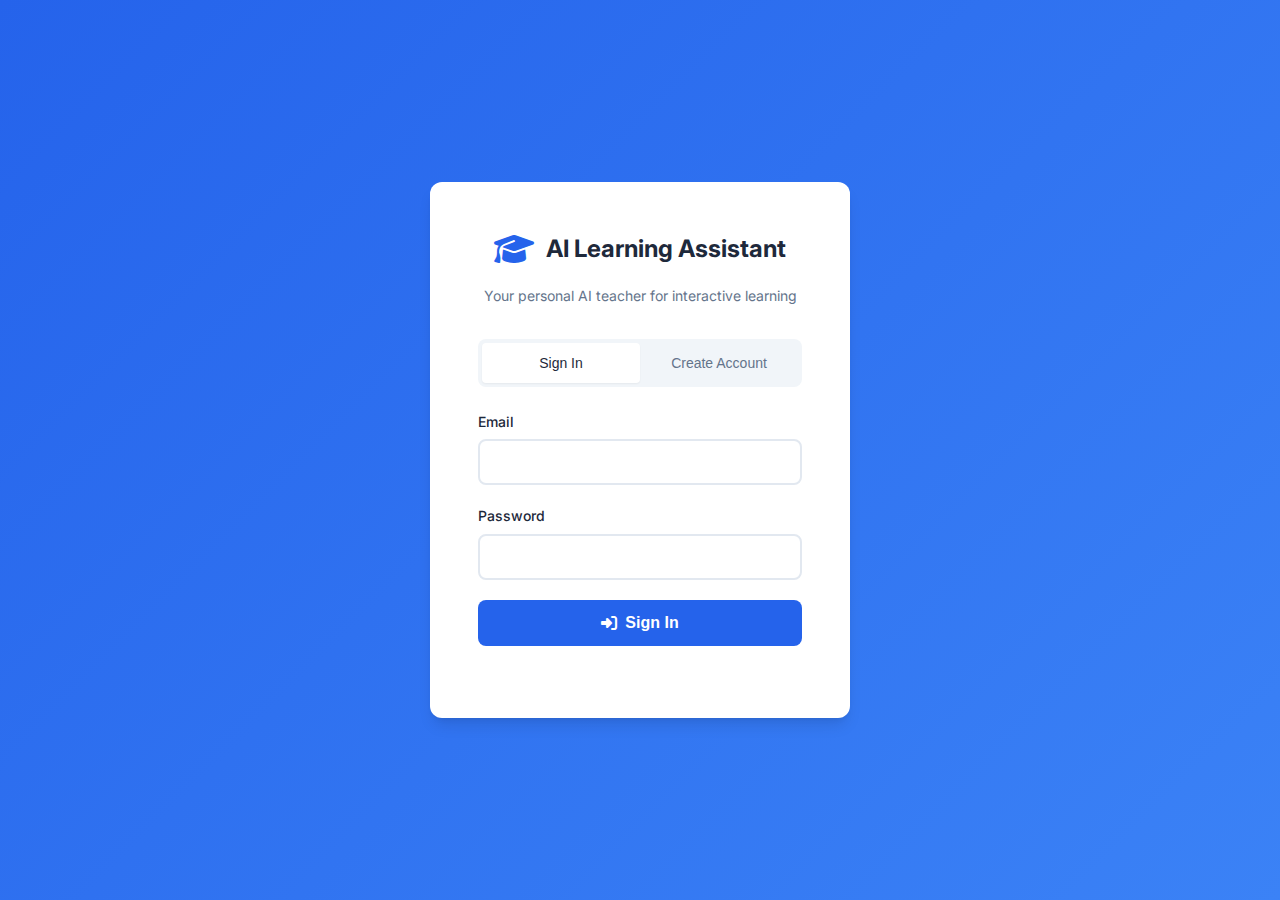
<file: clients/demo/index.html>
<!DOCTYPE html>
<html lang="en">
<head>
    <meta charset="UTF-8">
    <meta name="viewport" content="width=device-width, initial-scale=1.0">
    <title>AI Learning Assistant</title>
    <link rel="stylesheet" href="styles.css">
    <link href="https://fonts.googleapis.com/css2?family=Inter:wght@300;400;500;600;700&display=swap" rel="stylesheet">
    <link rel="stylesheet" href="https://cdnjs.cloudflare.com/ajax/libs/font-awesome/6.4.0/css/all.min.css">
</head>
<body>
    <!-- Loading Screen -->
    <div id="loadingScreen" class="loading-screen">
        <div class="loading-content">
            <div class="loading-spinner"></div>
            <h2>AI Learning Assistant</h2>
            <p>Initializing your personalized learning experience...</p>
        </div>
    </div>

    <!-- Authentication Screen -->
    <div id="authScreen" class="auth-screen hidden">
        <div class="auth-container">
            <div class="auth-header">
                <div class="logo">
                    <i class="fas fa-graduation-cap"></i>
                    <h1>AI Learning Assistant</h1>
                </div>
                <p>Your personal AI teacher for interactive learning</p>
            </div>

            <div class="auth-tabs">
                <button class="auth-tab active" data-tab="login">Sign In</button>
                <button class="auth-tab" data-tab="register">Create Account</button>
            </div>

            <!-- Login Form -->
            <form id="loginForm" class="auth-form">
                <div class="form-group">
                    <label for="loginEmail">Email</label>
                    <input type="email" id="loginEmail" required>
                </div>
                <div class="form-group">
                    <label for="loginPassword">Password</label>
                    <input type="password" id="loginPassword" required>
                </div>
                <button type="submit" class="auth-btn">
                    <i class="fas fa-sign-in-alt"></i>
                    Sign In
                </button>
            </form>

            <!-- Register Form -->
            <form id="registerForm" class="auth-form hidden">
                <div class="form-group">
                    <label for="registerName">Full Name</label>
                    <input type="text" id="registerName" required>
                </div>
                <div class="form-group">
                    <label for="registerEmail">Email</label>
                    <input type="email" id="registerEmail" required>
                </div>
                <div class="form-group">
                    <label for="registerPassword">Password</label>
                    <input type="password" id="registerPassword" required minlength="6">
                </div>
                <div class="form-group">
                    <label for="confirmPassword">Confirm Password</label>
                    <input type="password" id="confirmPassword" required minlength="6">
                </div>
                <button type="submit" class="auth-btn">
                    <i class="fas fa-user-plus"></i>
                    Create Account
                </button>
            </form>

            <div id="authError" class="auth-error hidden"></div>
        </div>
    </div>

    <!-- Main Application -->
    <div id="mainApp" class="main-app hidden">
        <!-- Header -->
        <header class="app-header">
            <div class="header-left">
                <div class="logo">
                    <i class="fas fa-graduation-cap"></i>
                    <span>AI Learning Assistant</span>
                </div>
            </div>
            <div class="header-center">
                <div class="connection-status">
                    <div class="status-dot" id="connectionDot"></div>
                    <span id="connectionText">Connecting...</span>
                </div>
            </div>
            <div class="header-right">
                <div class="user-menu">
                    <button class="user-btn" id="userMenuBtn">
                        <i class="fas fa-user-circle"></i>
                        <span id="userName">User</span>
                        <i class="fas fa-chevron-down"></i>
                    </button>
                    <div class="user-dropdown hidden" id="userDropdown">
                        <a href="#" id="profileBtn"><i class="fas fa-user"></i> Profile</a>
                        <a href="#" id="settingsBtn"><i class="fas fa-cog"></i> Settings</a>
                        <a href="#" id="logoutBtn"><i class="fas fa-sign-out-alt"></i> Logout</a>
                    </div>
                </div>
            </div>
        </header>

        <!-- Main Content -->
        <main class="app-main">
            <!-- Sidebar -->
            <aside class="sidebar">
                <div class="sidebar-section">
                    <h3><i class="fas fa-upload"></i> Upload Learning Material</h3>
                    <div class="upload-area" id="uploadArea">
                        <div class="upload-icon">
                            <i class="fas fa-cloud-upload-alt"></i>
                        </div>
                        <p>Drop your PDF, DOC, or TXT file here</p>
                        <p class="upload-subtitle">or click to browse</p>
                        <input type="file" id="fileInput" accept=".pdf,.doc,.docx,.txt" hidden>
                    </div>
                    
                    <div class="file-list" id="fileList">
                        <!-- Uploaded files will appear here -->
                    </div>
                </div>

                <div class="sidebar-section">
                    <h3><i class="fas fa-microphone"></i> Voice Settings</h3>
                    <div class="voice-controls">
                        <label class="toggle-switch">
                            <input type="checkbox" id="voiceToggle">
                            <span class="toggle-slider"></span>
                            <span class="toggle-label">Voice Interaction</span>
                        </label>
                        
                        <div class="voice-settings" id="voiceSettings">
                            <div class="setting-group">
                                <label>Voice Speed</label>
                                <input type="range" id="voiceSpeed" min="0.5" max="2" step="0.1" value="1">
                                <span class="range-value">1.0x</span>
                            </div>
                            <div class="setting-group">
                                <label>Voice Type</label>
                                <select id="voiceType">
                                    <option value="female">Female</option>
                                    <option value="male">Male</option>
                                </select>
                            </div>
                        </div>
                    </div>
                </div>

                <div class="sidebar-section">
                    <h3><i class="fas fa-chart-line"></i> Session Stats</h3>
                    <div class="stats-grid">
                        <div class="stat-item">
                            <span class="stat-value" id="questionsAsked">0</span>
                            <span class="stat-label">Questions Asked</span>
                        </div>
                        <div class="stat-item">
                            <span class="stat-value" id="sessionTime">0m</span>
                            <span class="stat-label">Session Time</span>
                        </div>
                        <div class="stat-item">
                            <span class="stat-value" id="documentsProcessed">0</span>
                            <span class="stat-label">Documents</span>
                        </div>
                    </div>
                </div>
            </aside>

            <!-- Content Area -->
            <div class="content-area">
                <!-- Welcome Screen -->
                <div class="welcome-screen" id="welcomeScreen">
                    <div class="welcome-content">
                        <div class="welcome-icon">
                            <i class="fas fa-robot"></i>
                        </div>
                        <h2>Welcome to Your AI Learning Assistant!</h2>
                        <p>Upload a document to start learning, or begin a conversation about any topic.</p>
                        <div class="quick-actions">
                            <button class="quick-action-btn" id="uploadQuickBtn">
                                <i class="fas fa-upload"></i>
                                Upload Document
                            </button>
                            <button class="quick-action-btn" id="startChatBtn">
                                <i class="fas fa-comments"></i>
                                Start Conversation
                            </button>
                        </div>
                    </div>
                </div>

                <!-- Chat Interface -->
                <div class="chat-interface hidden" id="chatInterface">
                    <div class="chat-header">
                        <div class="chat-title">
                            <h3 id="chatTitle">Learning Conversation</h3>
                            <p id="chatSubtitle">Ask questions about your uploaded content or any topic</p>
                        </div>
                        <div class="chat-actions">
                            <button class="action-btn" id="exportChatBtn" title="Export Conversation">
                                <i class="fas fa-download"></i>
                            </button>
                            <button class="action-btn" id="clearChatBtn" title="Clear Conversation">
                                <i class="fas fa-trash"></i>
                            </button>
                        </div>
                    </div>

                    <div class="chat-messages" id="chatMessages">
                        <div class="welcome-message">
                            <div class="message ai-message">
                                <div class="message-avatar">
                                    <i class="fas fa-robot"></i>
                                </div>
                                <div class="message-content">
                                    <div class="message-header">
                                        <span class="sender-name">AI Assistant</span>
                                        <span class="message-time">Now</span>
                                    </div>
                                    <div class="message-text">
                                        Hello! I'm your AI learning assistant. You can:
                                        <ul>
                                            <li>📄 Upload documents and ask questions about them</li>
                                            <li>💬 Have general conversations on any topic</li>
                                            <li>🎤 Use voice interaction for natural conversations</li>
                                            <li>📝 Export our conversation for later review</li>
                                        </ul>
                                        What would you like to explore today?
                                    </div>
                                </div>
                            </div>
                        </div>
                    </div>

                    <div class="chat-input-area">
                        <!-- Voice Visualizer -->
                        <div class="voice-visualizer hidden" id="voiceVisualizer">
                            <div class="voice-waves">
                                <div class="voice-wave"></div>
                                <div class="voice-wave"></div>
                                <div class="voice-wave"></div>
                                <div class="voice-wave"></div>
                                <div class="voice-wave"></div>
                            </div>
                            <p class="voice-status" id="voiceStatus">Listening...</p>
                        </div>

                        <!-- Conversation Mode Selector -->
                        <div class="conversation-mode">
                            <div class="mode-selector">
                                <button class="mode-btn active" id="generalModeBtn">
                                    <i class="fas fa-comments"></i>
                                    General Chat
                                </button>
                                <button class="mode-btn" id="documentModeBtn">
                                    <i class="fas fa-file-text"></i>
                                    Document Q&A
                                </button>
                            </div>
                        </div>

                        <!-- Text Input -->
                        <div class="input-container">
                            <textarea 
                                id="messageInput" 
                                placeholder="Ask me anything or upload a document for specific questions..."
                                rows="1"
                            ></textarea>
                            <div class="input-actions">
                                <button class="input-btn" id="voiceBtn" title="Toggle Voice (Ctrl+Space)">
                                    <i class="fas fa-microphone"></i>
                                </button>
                                <button class="input-btn primary" id="sendBtn" title="Send Message (Enter)">
                                    <i class="fas fa-paper-plane"></i>
                                </button>
                            </div>
                        </div>
                    </div>
                </div>
            </div>
        </main>
    </div>

    <!-- Modals -->
    <!-- Settings Modal -->
    <div id="settingsModal" class="modal hidden">
        <div class="modal-content">
            <div class="modal-header">
                <h3>Settings</h3>
                <button class="modal-close" id="closeSettingsModal">
                    <i class="fas fa-times"></i>
                </button>
            </div>
            <div class="modal-body">
                <div class="settings-section">
                    <h4>Voice Settings</h4>
                    <div class="setting-item">
                        <label>Auto-play responses</label>
                        <label class="toggle-switch">
                            <input type="checkbox" id="autoPlayToggle" checked>
                            <span class="toggle-slider"></span>
                        </label>
                    </div>
                    <div class="setting-item">
                        <label>Voice interruption</label>
                        <label class="toggle-switch">
                            <input type="checkbox" id="interruptionToggle" checked>
                            <span class="toggle-slider"></span>
                        </label>
                    </div>
                </div>
                
                <div class="settings-section">
                    <h4>Learning Preferences</h4>
                    <div class="setting-item">
                        <label>Learning Style</label>
                        <select id="learningStyle">
                            <option value="conversational">Conversational</option>
                            <option value="structured">Structured</option>
                            <option value="interactive">Interactive</option>
                        </select>
                    </div>
                    <div class="setting-item">
                        <label>Response Detail</label>
                        <select id="responseDetail">
                            <option value="brief">Brief</option>
                            <option value="detailed">Detailed</option>
                            <option value="comprehensive">Comprehensive</option>
                        </select>
                    </div>
                </div>
            </div>
            <div class="modal-footer">
                <button class="btn secondary" id="resetSettingsBtn">Reset to Default</button>
                <button class="btn primary" id="saveSettingsBtn">Save Changes</button>
            </div>
        </div>
    </div>

    <!-- Notification Container -->
    <div id="notifications" class="notifications"></div>

    <!-- Scripts -->
    <script src="js/auth.js"></script>
    <script src="js/websocket.js"></script>
    <script src="js/audio.js"></script>
    <script src="js/ui.js"></script>
    <script src="js/app.js"></script>
</body>
</html>
</file>
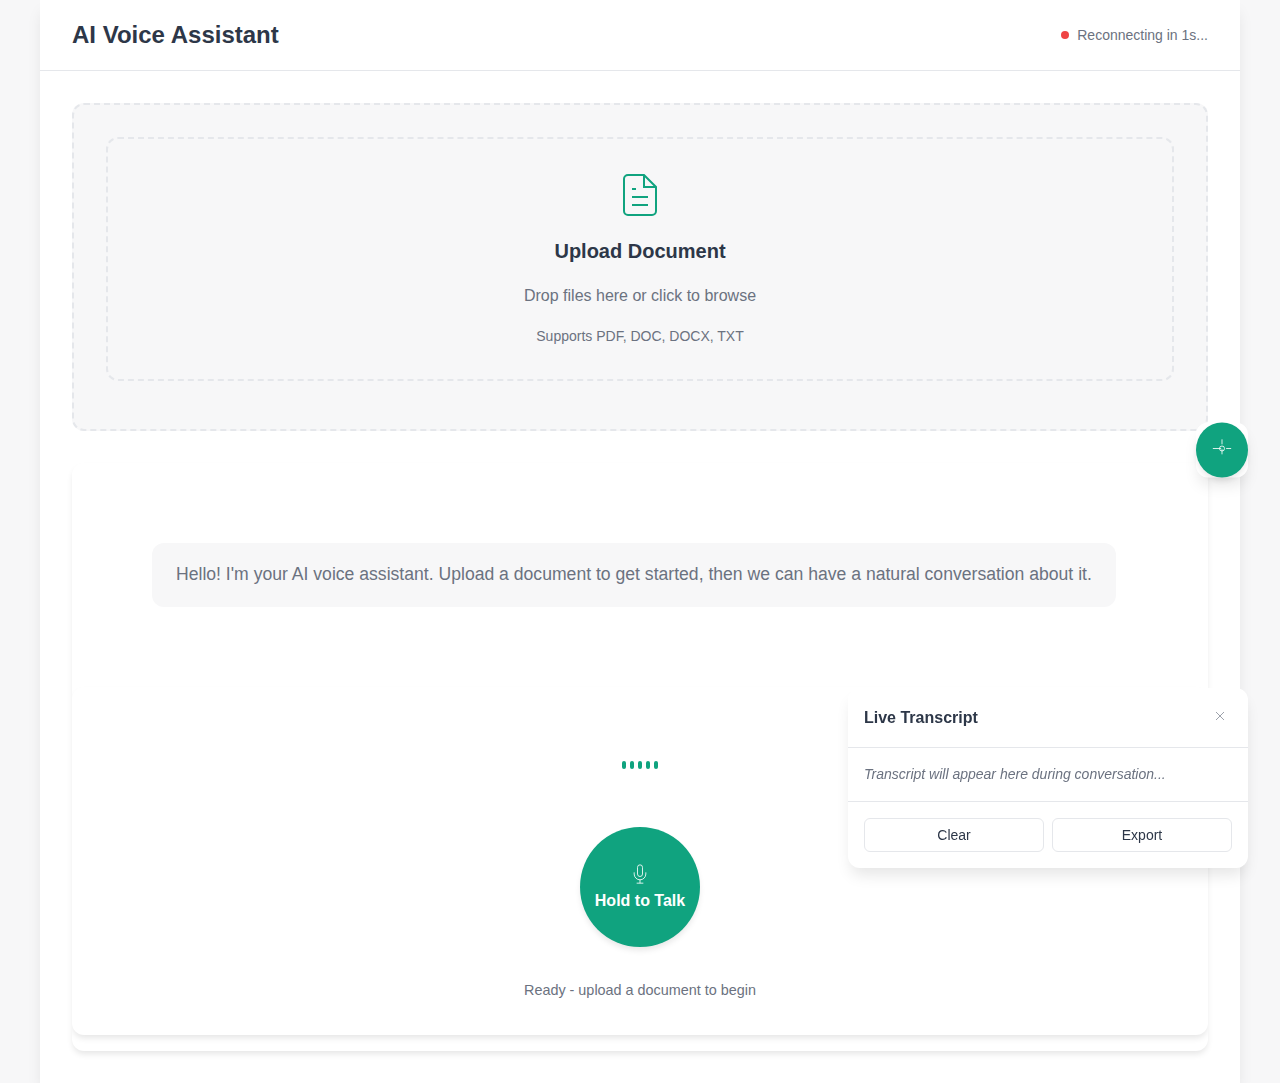
<file: clients/voice-chat/index.html>
<!DOCTYPE html>
<html lang="en">
<head>
    <meta charset="UTF-8">
    <meta name="viewport" content="width=device-width, initial-scale=1.0">
    <title>AI Voice Chat - ChatGPT Style</title>
    <link rel="stylesheet" href="styles.css">
</head>
<body>
    <div class="app-container">
        <!-- Header -->
        <header class="header">
            <div class="header-content">
                <h1>AI Voice Assistant</h1>
                <div class="connection-status" id="connectionStatus">
                    <span class="status-dot"></span>
                    <span class="status-text">Connecting...</span>
                </div>
            </div>
        </header>

        <!-- Main Chat Interface -->
        <main class="main-content">
            <!-- Document Upload Section -->
            <div class="document-section" id="documentSection">
                <div class="upload-area" id="uploadArea">
                    <div class="upload-content">
                        <svg class="upload-icon" viewBox="0 0 24 24" fill="none" stroke="currentColor">
                            <path d="M14 2H6a2 2 0 0 0-2 2v16a2 2 0 0 0 2 2h12a2 2 0 0 0 2-2V8z"></path>
                            <polyline points="14,2 14,8 20,8"></polyline>
                            <line x1="16" y1="13" x2="8" y2="13"></line>
                            <line x1="16" y1="17" x2="8" y2="17"></line>
                            <polyline points="10,9 9,9 8,9"></polyline>
                        </svg>
                        <h3>Upload Document</h3>
                        <p>Drop files here or click to browse</p>
                        <p class="file-types">Supports PDF, DOC, DOCX, TXT</p>
                    </div>
                    <input type="file" id="fileInput" accept=".pdf,.doc,.docx,.txt" multiple hidden>
                </div>
                
                <div class="uploaded-files" id="uploadedFiles"></div>
            </div>

            <!-- Chat Interface -->
            <div class="chat-container">
                <!-- Conversation Display -->
                <div class="conversation" id="conversation">
                    <div class="welcome-message">
                        <div class="ai-avatar">
                            <svg viewBox="0 0 24 24" fill="currentColor">
                                <path d="M12 2C6.48 2 2 6.48 2 12s4.48 10 10 10 10-4.48 10-10S17.52 2 12 2zm-2 15l-5-5 1.41-1.41L10 14.17l7.59-7.59L19 8l-9 9z"/>
                            </svg>
                        </div>
                        <div class="message-content">
                            <p>Hello! I'm your AI voice assistant. Upload a document to get started, then we can have a natural conversation about it.</p>
                        </div>
                    </div>
                </div>

                <!-- Voice Controls -->
                <div class="voice-controls">
                    <div class="voice-visualizer" id="voiceVisualizer">
                        <div class="wave-container">
                            <div class="wave-bar"></div>
                            <div class="wave-bar"></div>
                            <div class="wave-bar"></div>
                            <div class="wave-bar"></div>
                            <div class="wave-bar"></div>
                        </div>
                    </div>
                    
                    <div class="control-buttons">
                        <button class="voice-button" id="voiceButton" disabled>
                            <svg class="mic-icon" viewBox="0 0 24 24" fill="none" stroke="currentColor">
                                <path d="M12 1a3 3 0 0 0-3 3v8a3 3 0 0 0 6 0V4a3 3 0 0 0-3-3z"></path>
                                <path d="M19 10v2a7 7 0 0 1-14 0v-2"></path>
                                <line x1="12" y1="19" x2="12" y2="23"></line>
                                <line x1="8" y1="23" x2="16" y2="23"></line>
                            </svg>
                            <span class="button-text">Hold to Talk</span>
                        </button>
                        
                        <button class="stop-button" id="stopButton" style="display: none;">
                            <svg viewBox="0 0 24 24" fill="currentColor">
                                <rect x="6" y="6" width="12" height="12" rx="2"/>
                            </svg>
                        </button>
                    </div>
                    
                    <div class="voice-status" id="voiceStatus">
                        <span>Upload a document to enable voice chat</span>
                    </div>
                </div>
            </div>
        </main>

        <!-- Settings Panel -->
        <div class="settings-panel" id="settingsPanel">
            <button class="settings-toggle" id="settingsToggle">
                <svg viewBox="0 0 24 24" fill="none" stroke="currentColor">
                    <circle cx="12" cy="12" r="3"></circle>
                    <path d="M12 1v6m0 6v6m11-7h-6m-6 0H1"></path>
                </svg>
            </button>
            
            <div class="settings-content">
                <h3>Voice Settings</h3>
                
                <div class="setting-group">
                    <label for="voiceSelect">Voice</label>
                    <select id="voiceSelect">
                        <option value="nova">Nova (Female, Young)</option>
                        <option value="shimmer">Shimmer (Female, Soft)</option>
                        <option value="alloy">Alloy (Neutral)</option>
                        <option value="echo">Echo (Male, Clear)</option>
                        <option value="fable">Fable (British, Expressive)</option>
                        <option value="onyx">Onyx (Male, Deep)</option>
                    </select>
                </div>
                
                <div class="setting-group">
                    <label for="speedSlider">Speech Speed</label>
                    <input type="range" id="speedSlider" min="0.5" max="2" step="0.1" value="1">
                    <span class="speed-value">1.0x</span>
                </div>
                
                <div class="setting-group">
                    <label>
                        <input type="checkbox" id="autoPlayback" checked>
                        Auto-play AI responses
                    </label>
                </div>
                
                <div class="setting-group">
                    <label>
                        <input type="checkbox" id="showTranscript" checked>
                        Show live transcript
                    </label>
                </div>
            </div>
        </div>

        <!-- Live Transcript -->
        <div class="transcript-panel" id="transcriptPanel">
            <div class="transcript-header">
                <h3>Live Transcript</h3>
                <button class="transcript-toggle" id="transcriptToggle">
                    <svg viewBox="0 0 24 24" fill="none" stroke="currentColor">
                        <path d="M18 6L6 18M6 6l12 12"></path>
                    </svg>
                </button>
            </div>
            <div class="transcript-content" id="transcriptContent">
                <p class="transcript-placeholder">Transcript will appear here during conversation...</p>
            </div>
            <div class="transcript-controls">
                <button id="clearTranscript">Clear</button>
                <button id="exportTranscript">Export</button>
            </div>
        </div>
    </div>

    <!-- Audio Element for Playback -->
    <audio id="audioPlayer" preload="auto"></audio>

    <script src="app.js"></script>
</body>
</html>
</file>
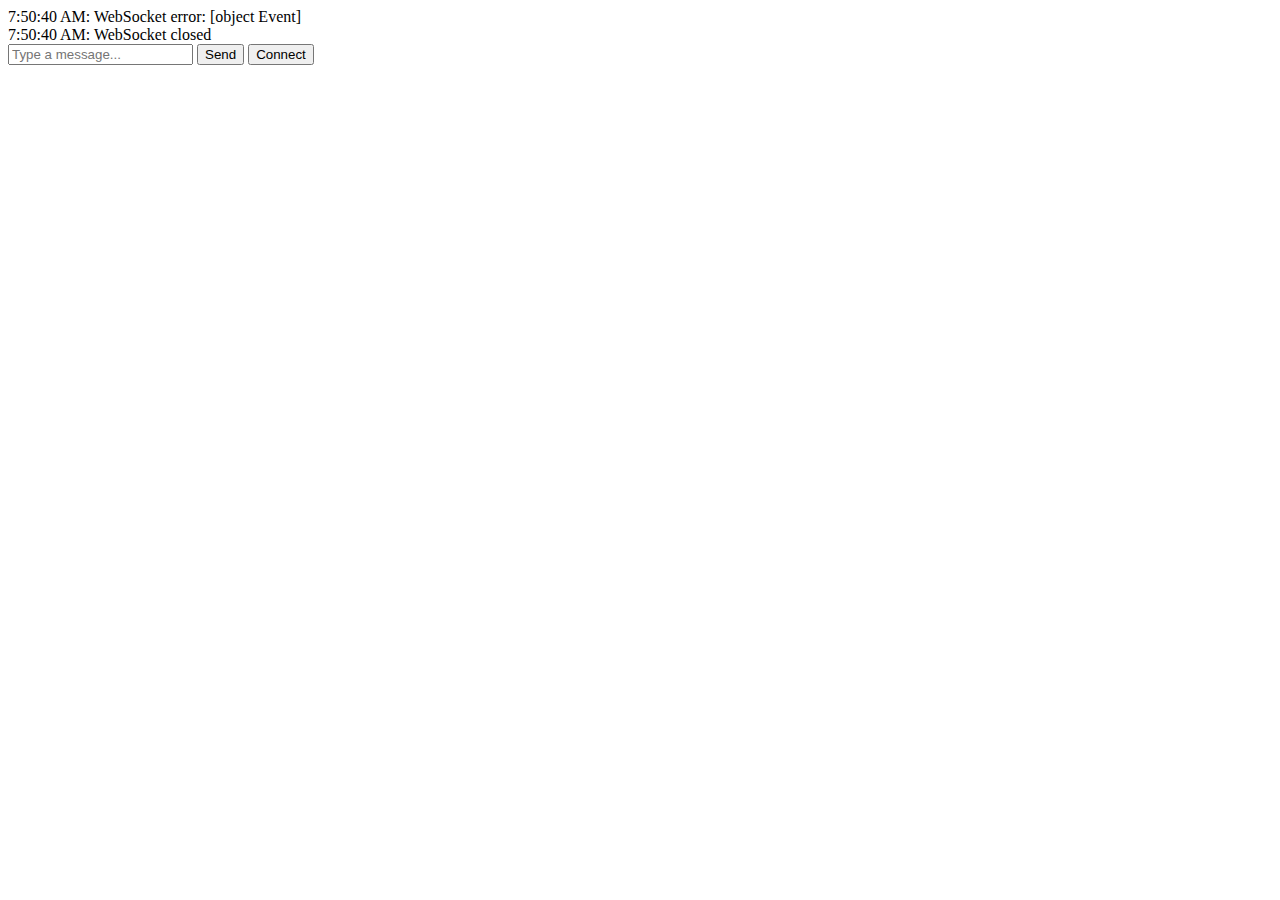
<file: test_websocket.html>
<!DOCTYPE html>
<html>
<head>
    <title>WebSocket Test</title>
</head>
<body>
    <div id="messages"></div>
    <input type="text" id="messageInput" placeholder="Type a message...">
    <button onclick="sendMessage()">Send</button>
    <button onclick="connect()">Connect</button>
    
    <script>
        let ws = null;
        
        function connect() {
            // Use the auth token from your browser's localStorage
            const token = 'eyJhbGciOiJIUzI1NiIsInR5cCI6IkpXVCJ9.eyJ1c2VyX2lkIjoiMWM1ODZkOWMtMDYxNi00ZDJhLWE1NDEtZmQwMWY0MTY1YWM5IiwiZXhwIjoxNzU3MjMxMDg0LCJpYXQiOjE3NTY2MjYyODR9.tfFa-gRBm6lJak4detThoD5u_5tFWE1NOyY1hcOyK6s';
            ws = new WebSocket(`ws://localhost:8080/ws?token=${token}`);
            
            ws.onopen = function() {
                addMessage('Connected to WebSocket');
                // Send auth message
                ws.send(JSON.stringify({
                    type: 'auth',
                    token: token,
                    session_id: 'test_session_' + Date.now()
                }));
            };
            
            ws.onmessage = function(event) {
                const message = JSON.parse(event.data);
                addMessage('Received: ' + JSON.stringify(message, null, 2));
                
                // Handle audio_response messages
                if (message.type === 'audio_response' && message.data?.audio_data) {
                    addMessage('Audio response received and would be played');
                }
            };
            
            ws.onclose = function() {
                addMessage('WebSocket closed');
            };
            
            ws.onerror = function(error) {
                addMessage('WebSocket error: ' + error);
            };
        }
        
        function sendMessage() {
            const input = document.getElementById('messageInput');
            if (ws && input.value) {
                const message = {
                    type: 'text',
                    text: input.value,
                    session_id: 'test_session_' + Date.now()
                };
                ws.send(JSON.stringify(message));
                addMessage('Sent: ' + input.value);
                input.value = '';
            }
        }
        
        function addMessage(text) {
            const div = document.createElement('div');
            div.textContent = new Date().toLocaleTimeString() + ': ' + text;
            document.getElementById('messages').appendChild(div);
        }
        
        // Auto-connect on page load
        connect();
    </script>
</body>
</html>
</file>
<file: clients/demo/styles.css>
/* AI Learning Assistant - Modern UI Styles */

:root {
    --primary-color: #2563eb;
    --primary-hover: #1d4ed8;
    --secondary-color: #64748b;
    --success-color: #10b981;
    --warning-color: #f59e0b;
    --error-color: #ef4444;
    --background: #f8fafc;
    --surface: #ffffff;
    --surface-hover: #f1f5f9;
    --border: #e2e8f0;
    --text-primary: #1e293b;
    --text-secondary: #64748b;
    --text-muted: #94a3b8;
    --shadow-sm: 0 1px 2px 0 rgb(0 0 0 / 0.05);
    --shadow-md: 0 4px 6px -1px rgb(0 0 0 / 0.1), 0 2px 4px -2px rgb(0 0 0 / 0.1);
    --shadow-lg: 0 10px 15px -3px rgb(0 0 0 / 0.1), 0 4px 6px -4px rgb(0 0 0 / 0.1);
    --radius: 8px;
    --radius-lg: 12px;
}

* {
    margin: 0;
    padding: 0;
    box-sizing: border-box;
}

body {
    font-family: 'Inter', -apple-system, BlinkMacSystemFont, 'Segoe UI', sans-serif;
    background: var(--background);
    color: var(--text-primary);
    line-height: 1.6;
    overflow-x: hidden;
}

.hidden {
    display: none !important;
}

/* Loading Screen */
.loading-screen {
    position: fixed;
    top: 0;
    left: 0;
    width: 100%;
    height: 100%;
    background: linear-gradient(135deg, var(--primary-color), #3b82f6);
    display: flex;
    align-items: center;
    justify-content: center;
    z-index: 9999;
}

.loading-content {
    text-align: center;
    color: white;
}

.loading-spinner {
    width: 60px;
    height: 60px;
    border: 4px solid rgba(255, 255, 255, 0.3);
    border-top: 4px solid white;
    border-radius: 50%;
    animation: spin 1s linear infinite;
    margin: 0 auto 24px;
}

@keyframes spin {
    0% { transform: rotate(0deg); }
    100% { transform: rotate(360deg); }
}

.loading-content h2 {
    font-size: 24px;
    font-weight: 600;
    margin-bottom: 8px;
}

.loading-content p {
    font-size: 16px;
    opacity: 0.9;
}

/* Authentication Screen */
.auth-screen {
    position: fixed;
    top: 0;
    left: 0;
    width: 100%;
    height: 100%;
    background: linear-gradient(135deg, var(--primary-color), #3b82f6);
    display: flex;
    align-items: center;
    justify-content: center;
    z-index: 9998;
}

.auth-container {
    background: var(--surface);
    padding: 48px;
    border-radius: var(--radius-lg);
    box-shadow: var(--shadow-lg);
    width: 100%;
    max-width: 420px;
    margin: 20px;
}

.auth-header {
    text-align: center;
    margin-bottom: 32px;
}

.auth-header .logo {
    display: flex;
    align-items: center;
    justify-content: center;
    gap: 12px;
    margin-bottom: 16px;
}

.auth-header .logo i {
    font-size: 32px;
    color: var(--primary-color);
}

.auth-header h1 {
    font-size: 24px;
    font-weight: 700;
    color: var(--text-primary);
}

.auth-header p {
    color: var(--text-secondary);
    font-size: 14px;
}

.auth-tabs {
    display: flex;
    background: var(--surface-hover);
    border-radius: var(--radius);
    padding: 4px;
    margin-bottom: 24px;
}

.auth-tab {
    flex: 1;
    padding: 12px 16px;
    border: none;
    background: transparent;
    border-radius: calc(var(--radius) - 4px);
    font-weight: 500;
    font-size: 14px;
    color: var(--text-secondary);
    cursor: pointer;
    transition: all 0.2s;
}

.auth-tab.active {
    background: var(--surface);
    color: var(--text-primary);
    box-shadow: var(--shadow-sm);
}

.auth-form {
    margin-bottom: 24px;
}

.form-group {
    margin-bottom: 20px;
}

.form-group label {
    display: block;
    font-weight: 500;
    font-size: 14px;
    color: var(--text-primary);
    margin-bottom: 6px;
}

.form-group input {
    width: 100%;
    padding: 12px 16px;
    border: 2px solid var(--border);
    border-radius: var(--radius);
    font-size: 16px;
    transition: border-color 0.2s;
    background: var(--surface);
}

.form-group input:focus {
    outline: none;
    border-color: var(--primary-color);
}

.auth-btn {
    width: 100%;
    padding: 14px 20px;
    background: var(--primary-color);
    color: white;
    border: none;
    border-radius: var(--radius);
    font-weight: 600;
    font-size: 16px;
    cursor: pointer;
    transition: background-color 0.2s;
    display: flex;
    align-items: center;
    justify-content: center;
    gap: 8px;
}

.auth-btn:hover {
    background: var(--primary-hover);
}

.auth-btn:disabled {
    opacity: 0.6;
    cursor: not-allowed;
}

.auth-error {
    background: #fef2f2;
    border: 1px solid #fecaca;
    color: var(--error-color);
    padding: 12px 16px;
    border-radius: var(--radius);
    font-size: 14px;
    margin-top: 16px;
}

/* Main Application */
.main-app {
    min-height: 100vh;
    display: flex;
    flex-direction: column;
}

/* Header */
.app-header {
    background: var(--surface);
    border-bottom: 1px solid var(--border);
    padding: 0 24px;
    height: 64px;
    display: flex;
    align-items: center;
    justify-content: space-between;
    position: sticky;
    top: 0;
    z-index: 100;
}

.header-left .input-container {
    display: flex;
    align-items: flex-end;
    gap: 12px;
    background: #f8f9fa;
    border-radius: 25px;
    padding: 8px;
    border: 2px solid transparent;
    transition: border-color 0.2s ease;
}

.input-container:focus-within {
    border-color: #667eea;
    box-shadow: 0 0 0 3px rgba(102, 126, 234, 0.1);
}

.header-left .logo {
    display: flex;
    align-items: center;
    gap: 12px;
    font-weight: 700;
    font-size: 18px;
    color: var(--text-primary);
}

.header-left .logo i {
    font-size: 24px;
    color: var(--primary-color);
}

.connection-status {
    display: flex;
    align-items: center;
    gap: 8px;
    padding: 6px 12px;
    background: var(--surface-hover);
    border-radius: var(--radius);
    font-size: 14px;
}

.status-dot {
    width: 8px;
    height: 8px;
    border-radius: 50%;
    background: var(--warning-color);
    animation: pulse 2s infinite;
}

.status-dot.connected {
    background: var(--success-color);
    animation: none;
}

.status-dot.disconnected {
    background: var(--error-color);
}

@keyframes pulse {
    0%, 100% { opacity: 1; }
    50% { opacity: 0.5; }
}

.user-menu {
    position: relative;
}

.user-btn {
    display: flex;
    align-items: center;
    gap: 8px;
    padding: 8px 12px;
    background: transparent;
    border: none;
    border-radius: var(--radius);
    cursor: pointer;
    font-size: 14px;
    color: var(--text-primary);
    transition: background-color 0.2s;
}

.user-btn:hover {
    background: var(--surface-hover);
}

.user-btn i:first-child {
    font-size: 20px;
    color: var(--primary-color);
}

.user-dropdown {
    position: absolute;
    top: 100%;
    right: 0;
    background: var(--surface);
    border: 1px solid var(--border);
    border-radius: var(--radius);
    box-shadow: var(--shadow-lg);
    min-width: 160px;
    margin-top: 4px;
    z-index: 1000;
}

.user-dropdown a {
    display: flex;
    align-items: center;
    gap: 8px;
    padding: 12px 16px;
    text-decoration: none;
    color: var(--text-primary);
    font-size: 14px;
    transition: background-color 0.2s;
}

.user-dropdown a:hover {
    background: var(--surface-hover);
}

/* Main Content */
.app-main {
    flex: 1;
    display: flex;
    height: calc(100vh - 64px);
}

/* Sidebar */
.sidebar {
    width: 320px;
    background: var(--surface);
    border-right: 1px solid var(--border);
    padding: 24px;
    overflow-y: auto;
    flex-shrink: 0;
}

.sidebar-section {
    margin-bottom: 32px;
}

.sidebar-section h3 {
    display: flex;
    align-items: center;
    gap: 8px;
    font-size: 16px;
    font-weight: 600;
    color: var(--text-primary);
    margin-bottom: 16px;
}

.sidebar-section h3 i {
    color: var(--primary-color);
}

/* Upload Area */
.upload-area {
    border: 2px dashed var(--border);
    border-radius: var(--radius);
    padding: 32px 16px;
    text-align: center;
    cursor: pointer;
    transition: all 0.2s;
    background: var(--surface-hover);
}

.upload-area:hover {
    border-color: var(--primary-color);
    background: #f0f7ff;
}

.upload-area.dragover {
    border-color: var(--primary-color);
    background: #f0f7ff;
    transform: scale(1.02);
}

.upload-icon {
    font-size: 32px;
    color: var(--primary-color);
    margin-bottom: 12px;
}

.upload-area p {
    font-size: 14px;
    color: var(--text-primary);
    margin-bottom: 4px;
}

.upload-subtitle {
    font-size: 12px;
    color: var(--text-secondary) !important;
}

/* File List */
.file-list {
    margin-top: 16px;
}

.file-item {
    display: flex;
    align-items: center;
    gap: 12px;
    padding: 12px;
    background: var(--surface-hover);
    border-radius: var(--radius);
    margin-bottom: 8px;
}

.file-icon {
    width: 32px;
    height: 32px;
    background: var(--primary-color);
    border-radius: var(--radius);
    display: flex;
    align-items: center;
    justify-content: center;
    color: white;
    font-size: 14px;
}

.file-info {
    flex: 1;
}

.file-name {
    font-size: 14px;
    font-weight: 500;
    color: var(--text-primary);
    margin-bottom: 2px;
}

.file-size {
    font-size: 12px;
    color: var(--text-secondary);
}

.file-actions {
    display: flex;
    gap: 4px;
}

.file-action {
    width: 24px;
    height: 24px;
    border: none;
    background: transparent;
    border-radius: 4px;
    cursor: pointer;
    display: flex;
    align-items: center;
    justify-content: center;
    font-size: 12px;
    color: var(--text-secondary);
    transition: all 0.2s;
}

.file-action:hover {
    background: var(--surface);
    color: var(--text-primary);
}

.file-action.delete:hover {
    color: var(--error-color);
}

/* Voice Controls */
.voice-controls {
    gap: 16px;
}

.toggle-switch {
    display: flex;
    align-items: center;
    gap: 12px;
    cursor: pointer;
    margin-bottom: 16px;
}

.toggle-switch input {
    display: none;
}

.toggle-slider {
    width: 44px;
    height: 24px;
    background: var(--border);
    border-radius: 12px;
    position: relative;
    transition: background-color 0.2s;
}

.toggle-slider::before {
    content: '';
    position: absolute;
    width: 20px;
    height: 20px;
    background: white;
    border-radius: 50%;
    top: 2px;
    left: 2px;
    transition: transform 0.2s;
    box-shadow: var(--shadow-sm);
}

.toggle-switch input:checked + .toggle-slider {
    background: var(--primary-color);
}

.toggle-switch input:checked + .toggle-slider::before {
    transform: translateX(20px);
}

.toggle-label {
    font-size: 14px;
    font-weight: 500;
    color: var(--text-primary);
}

.voice-settings {
    margin-top: 16px;
    padding-top: 16px;
    border-top: 1px solid var(--border);
}

.setting-group {
    margin-bottom: 16px;
}

.setting-group label {
    display: block;
    font-size: 14px;
    font-weight: 500;
    color: var(--text-primary);
    margin-bottom: 8px;
}

.setting-group input[type="range"] {
    width: 100%;
    margin-bottom: 4px;
}

.range-value {
    font-size: 12px;
    color: var(--text-secondary);
}

.setting-group select {
    width: 100%;
    padding: 8px 12px;
    border: 1px solid var(--border);
    border-radius: var(--radius);
    background: var(--surface);
    font-size: 14px;
}

/* Stats Grid */
.stats-grid {
    display: grid;
    grid-template-columns: 1fr 1fr;
    gap: 12px;
}

.stat-item {
    background: var(--surface-hover);
    padding: 16px 12px;
    border-radius: var(--radius);
    text-align: center;
}

.stat-value {
    display: block;
    font-size: 20px;
    font-weight: 700;
    color: var(--primary-color);
    margin-bottom: 4px;
}

.stat-label {
    font-size: 12px;
    color: var(--text-secondary);
}

/* Content Area */
.content-area {
    flex: 1;
    display: flex;
    flex-direction: column;
    background: var(--background);
}

/* Welcome Screen */
.welcome-screen {
    flex: 1;
    display: flex;
    align-items: center;
    justify-content: center;
    padding: 48px;
}

.welcome-content {
    text-align: center;
    max-width: 480px;
}

.welcome-icon {
    font-size: 64px;
    color: var(--primary-color);
    margin-bottom: 24px;
}

.welcome-content h2 {
    font-size: 28px;
    font-weight: 700;
    color: var(--text-primary);
    margin-bottom: 16px;
}

.welcome-content p {
    font-size: 16px;
    color: var(--text-secondary);
    margin-bottom: 32px;
}

.quick-actions {
    display: flex;
    gap: 16px;
    justify-content: center;
    flex-wrap: wrap;
}

.quick-action-btn {
    display: flex;
    align-items: center;
    gap: 8px;
    padding: 14px 24px;
    background: var(--primary-color);
    color: white;
    border: none;
    border-radius: var(--radius);
    font-weight: 600;
    font-size: 16px;
    cursor: pointer;
    transition: all 0.2s;
}

.quick-action-btn:hover {
    background: var(--primary-hover);
    transform: translateY(-2px);
}

/* Chat Interface */
.chat-interface {
    flex: 1;
    display: flex;
    flex-direction: column;
    background: var(--surface);
}

.chat-header {
    padding: 20px 24px;
    border-bottom: 1px solid var(--border);
    display: flex;
    align-items: center;
    justify-content: space-between;
}

.chat-title h3 {
    font-size: 18px;
    font-weight: 600;
    color: var(--text-primary);
    margin-bottom: 4px;
}

.chat-title p {
    font-size: 14px;
    color: var(--text-secondary);
}

.chat-actions {
    display: flex;
    gap: 8px;
}

.action-btn {
    width: 36px;
    height: 36px;
    border: none;
    background: var(--surface-hover);
    border-radius: var(--radius);
    cursor: pointer;
    display: flex;
    align-items: center;
    justify-content: center;
    color: var(--text-secondary);
    transition: all 0.2s;
}

.action-btn:hover {
    background: var(--border);
    color: var(--text-primary);
}

/* Chat Messages */
.chat-messages {
    flex: 1;
    padding: 20px;
    overflow-y: auto;
    background: #f8f9fa;
    display: flex;
    flex-direction: column;
    gap: 16px;
}

/* Message Styling */
.message {
    display: flex;
    gap: 12px;
    max-width: 85%;
    animation: messageSlideIn 0.3s ease-out;
}

.message.user-message {
    align-self: flex-end;
    flex-direction: row-reverse;
}

.message.ai-message {
    align-self: flex-start;
}

.message-avatar {
    width: 40px;
    height: 40px;
    border-radius: 50%;
    display: flex;
    align-items: center;
    justify-content: center;
    font-size: 18px;
    flex-shrink: 0;
}

.ai-message .message-avatar {
    background: linear-gradient(135deg, #667eea 0%, #764ba2 100%);
    color: white;
}

.user-message .message-avatar {
    background: linear-gradient(135deg, #f093fb 0%, #f5576c 100%);
    color: white;
}

.message-content {
    background: white;
    border-radius: 18px;
    padding: 12px 16px;
    box-shadow: 0 2px 8px rgba(0,0,0,0.1);
    position: relative;
}

.user-message .message-content {
    background: linear-gradient(135deg, #667eea 0%, #764ba2 100%);
    color: white;
}

.message-header {
    display: flex;
    justify-content: space-between;
    align-items: center;
    margin-bottom: 6px;
    font-size: 12px;
    opacity: 0.7;
}

.sender-name {
    font-weight: 600;
}

.message-time {
    font-size: 11px;
}

.message-text {
    line-height: 1.5;
    word-wrap: break-word;
}

.message-text ul {
    margin: 8px 0;
    padding-left: 20px;
}

.message-text li {
    margin: 4px 0;
}

/* Typing Indicator */
.typing-indicator {
    display: flex;
    align-items: center;
    gap: 8px;
    padding: 12px 16px;
    background: white;
    border-radius: 18px;
    box-shadow: 0 2px 8px rgba(0,0,0,0.1);
    align-self: flex-start;
    max-width: 100px;
}

.typing-dots {
    display: flex;
    gap: 4px;
}

.typing-dot {
    width: 8px;
    height: 8px;
    border-radius: 50%;
    background: #667eea;
    animation: typingBounce 1.4s infinite ease-in-out;
}

.typing-dot:nth-child(1) { animation-delay: -0.32s; }
.typing-dot:nth-child(2) { animation-delay: -0.16s; }

@keyframes typingBounce {
    0%, 80%, 100% { transform: scale(0.8); opacity: 0.5; }
    40% { transform: scale(1); opacity: 1; }
}

@keyframes messageSlideIn {
    from {
        opacity: 0;
        transform: translateY(20px);
    }
    to {
        opacity: 1;
        transform: translateY(0);
    }
}

/* Chat Input */
.chat-input-area {
    padding: 20px;
    background: white;
    border-top: 1px solid #e9ecef;
}

/* Conversation Mode Selector */
.conversation-mode {
    margin-bottom: 16px;
}

.mode-selector {
    display: flex;
    gap: 8px;
    background: #f8f9fa;
    padding: 4px;
    border-radius: 12px;
    width: fit-content;
}

.mode-btn {
    display: flex;
    align-items: center;
    gap: 8px;
    padding: 8px 16px;
    border: none;
    background: transparent;
    border-radius: 8px;
    cursor: pointer;
    font-size: 14px;
    font-weight: 500;
    color: #6c757d;
    transition: all 0.2s ease;
}

.mode-btn:hover {
    background: rgba(102, 126, 234, 0.1);
    color: #667eea;
}

.mode-btn.active {
    background: #667eea;
    color: white;
    box-shadow: 0 2px 8px rgba(102, 126, 234, 0.3);
}

.mode-btn i {
    font-size: 16px;
}

/* System Messages */
.system-message {
    display: flex;
    justify-content: center;
    margin: 8px 0;
}

.system-content {
    display: flex;
    align-items: center;
    gap: 8px;
    padding: 8px 16px;
    background: rgba(102, 126, 234, 0.1);
    color: #667eea;
    border-radius: 20px;
    font-size: 14px;
    font-weight: 500;
}

.input-container {
    padding: 16px 24px;
    display: flex;
    gap: 12px;
    align-items: flex-end;
}

.input-container textarea {
    flex: 1;
    min-height: 44px;
    max-height: 120px;
    padding: 12px 16px;
    border: 2px solid var(--border);
    border-radius: var(--radius-lg);
    font-size: 14px;
    font-family: inherit;
    resize: none;
    background: var(--surface);
    transition: border-color 0.2s;
}

.input-container textarea:focus {
    outline: none;
    border-color: var(--primary-color);
}

.input-actions {
    display: flex;
    gap: 8px;
}

.input-btn {
    width: 44px;
    height: 44px;
    border: none;
    border-radius: var(--radius-lg);
    cursor: pointer;
    display: flex;
    align-items: center;
    justify-content: center;
    font-size: 16px;
    transition: all 0.2s;
}

.input-btn {
    background: var(--surface-hover);
    color: var(--text-secondary);
}

.input-btn:hover {
    background: var(--border);
    color: var(--text-primary);
}

.input-btn.primary {
    background: var(--primary-color);
    color: white;
}

.input-btn.primary:hover {
    background: var(--primary-hover);
}

.input-btn.active {
    background: var(--primary-color);
    color: white;
}

/* Modals */
.modal {
    position: fixed;
    top: 0;
    left: 0;
    width: 100%;
    height: 100%;
    background: rgba(0, 0, 0, 0.5);
    display: flex;
    align-items: center;
    justify-content: center;
    z-index: 1000;
}

.modal-content {
    background: var(--surface);
    border-radius: var(--radius-lg);
    box-shadow: var(--shadow-lg);
    width: 100%;
    max-width: 500px;
    margin: 20px;
    max-height: 80vh;
    overflow-y: auto;
}

.modal-header {
    padding: 24px 24px 0;
    display: flex;
    align-items: center;
    justify-content: space-between;
}

.modal-header h3 {
    font-size: 18px;
    font-weight: 600;
    color: var(--text-primary);
}

.modal-close {
    width: 32px;
    height: 32px;
    border: none;
    background: transparent;
    border-radius: var(--radius);
    cursor: pointer;
    display: flex;
    align-items: center;
    justify-content: center;
    color: var(--text-secondary);
    transition: all 0.2s;
}

.modal-close:hover {
    background: var(--surface-hover);
    color: var(--text-primary);
}

.modal-body {
    padding: 24px;
}

.modal-footer {
    padding: 0 24px 24px;
    display: flex;
    gap: 12px;
    justify-content: flex-end;
}

.settings-section {
    margin-bottom: 24px;
}

.settings-section h4 {
    font-size: 16px;
    font-weight: 600;
    color: var(--text-primary);
    margin-bottom: 16px;
}

.setting-item {
    display: flex;
    align-items: center;
    justify-content: space-between;
    padding: 12px 0;
    border-bottom: 1px solid var(--border);
}

.setting-item:last-child {
    border-bottom: none;
}

.setting-item label {
    font-size: 14px;
    color: var(--text-primary);
}

.setting-item select {
    padding: 6px 12px;
    border: 1px solid var(--border);
    border-radius: var(--radius);
    background: var(--surface);
    font-size: 14px;
}

.btn {
    padding: 10px 20px;
    border: none;
    border-radius: var(--radius);
    font-weight: 500;
    font-size: 14px;
    cursor: pointer;
    transition: all 0.2s;
}

.btn.primary {
    background: var(--primary-color);
    color: white;
}

.btn.primary:hover {
    background: var(--primary-hover);
}

.btn.secondary {
    background: var(--surface-hover);
    color: var(--text-primary);
    border: 1px solid var(--border);
}

.btn.secondary:hover {
    background: var(--border);
}

/* Notifications */
.notifications {
    position: fixed;
    top: 20px;
    right: 20px;
    z-index: 10000;
    display: flex;
    flex-direction: column;
    gap: 12px;
}

.notification {
    background: var(--surface);
    border: 1px solid var(--border);
    border-radius: var(--radius);
    padding: 16px 20px;
    box-shadow: var(--shadow-lg);
    min-width: 300px;
    display: flex;
    align-items: center;
    gap: 12px;
    animation: slideIn 0.3s ease-out;
}

.notification.success {
    border-left: 4px solid var(--success-color);
}

.notification.error {
    border-left: 4px solid var(--error-color);
}

.notification.warning {
    border-left: 4px solid var(--warning-color);
}

.notification-icon {
    font-size: 18px;
}

.notification.success .notification-icon {
    color: var(--success-color);
}

.notification.error .notification-icon {
    color: var(--error-color);
}

.notification.warning .notification-icon {
    color: var(--warning-color);
}

.notification-content {
    flex: 1;
}

.notification-title {
    font-weight: 600;
    font-size: 14px;
    color: var(--text-primary);
    margin-bottom: 2px;
}

.notification-message {
    font-size: 13px;
    color: var(--text-secondary);
}

.notification-close {
    width: 20px;
    height: 20px;
    border: none;
    background: transparent;
    cursor: pointer;
    color: var(--text-secondary);
    transition: color 0.2s;
}

.notification-close:hover {
    color: var(--text-primary);
}

@keyframes slideIn {
    from {
        transform: translateX(100%);
        opacity: 0;
    }
    to {
        transform: translateX(0);
        opacity: 1;
    }
}

/* Responsive Design */
@media (max-width: 768px) {
    .app-main {
        flex-direction: column;
    }
    
    .sidebar {
        width: 100%;
        height: auto;
        border-right: none;
        border-bottom: 1px solid var(--border);
    }
    
    .auth-container {
        padding: 32px 24px;
        margin: 16px;
    }
    
    .quick-actions {
        flex-direction: column;
        align-items: center;
    }
    
    .quick-action-btn {
        width: 100%;
        max-width: 280px;
    }
    
    .stats-grid {
        grid-template-columns: 1fr;
    }
    
    .message {
        max-width: 90%;
    }
    
    .modal-content {
        margin: 16px;
    }
    
    .notifications {
        left: 16px;
        right: 16px;
    }
    
    .notification {
        min-width: auto;
    }
}

/* Focus styles for keyboard navigation */
button:focus,
input:focus,
textarea:focus,
select:focus {
    outline: 2px solid var(--primary-color);
    outline-offset: 2px;
}
</file>
<file: clients/voice-chat/styles.css>
/* ChatGPT-style Voice Interface Styles */

* {
    margin: 0;
    padding: 0;
    box-sizing: border-box;
}

:root {
    --primary-color: #10a37f;
    --primary-hover: #0d8a6b;
    --secondary-color: #f7f7f8;
    --text-primary: #2d3748;
    --text-secondary: #6b7280;
    --border-color: #e5e7eb;
    --error-color: #ef4444;
    --success-color: #10b981;
    --warning-color: #f59e0b;
    --bg-gradient: linear-gradient(135deg, #667eea 0%, #764ba2 100%);
    --shadow-sm: 0 1px 2px 0 rgba(0, 0, 0, 0.05);
    --shadow-md: 0 4px 6px -1px rgba(0, 0, 0, 0.1);
    --shadow-lg: 0 10px 15px -3px rgba(0, 0, 0, 0.1);
    --border-radius: 12px;
    --transition: all 0.2s ease;
}

body {
    font-family: -apple-system, BlinkMacSystemFont, 'Segoe UI', Roboto, sans-serif;
    background: var(--secondary-color);
    color: var(--text-primary);
    line-height: 1.6;
    overflow-x: hidden;
}

.app-container {
    min-height: 100vh;
    display: flex;
    flex-direction: column;
    max-width: 1200px;
    margin: 0 auto;
    background: white;
    box-shadow: var(--shadow-lg);
}

/* Header */
.header {
    background: white;
    border-bottom: 1px solid var(--border-color);
    padding: 1rem 2rem;
    position: sticky;
    top: 0;
    z-index: 100;
}

.header-content {
    display: flex;
    justify-content: space-between;
    align-items: center;
}

.header h1 {
    font-size: 1.5rem;
    font-weight: 600;
    color: var(--text-primary);
}

.connection-status {
    display: flex;
    align-items: center;
    gap: 0.5rem;
    font-size: 0.875rem;
    color: var(--text-secondary);
}

.status-dot {
    width: 8px;
    height: 8px;
    border-radius: 50%;
    background: var(--error-color);
    animation: pulse 2s infinite;
}

.status-dot.connected {
    background: var(--success-color);
    animation: none;
}

/* Main Content */
.main-content {
    flex: 1;
    display: flex;
    flex-direction: column;
    padding: 2rem;
    gap: 2rem;
}

/* Document Upload Section */
.document-section {
    background: var(--secondary-color);
    border-radius: var(--border-radius);
    padding: 2rem;
    border: 2px dashed var(--border-color);
    transition: var(--transition);
}

.document-section.drag-over {
    border-color: var(--primary-color);
    background: rgba(16, 163, 127, 0.05);
}

.upload-area {
    text-align: center;
    cursor: pointer;
    transition: var(--transition);
}

.upload-area:hover {
    transform: translateY(-2px);
}

.upload-content {
    display: flex;
    flex-direction: column;
    align-items: center;
    gap: 1rem;
}

.upload-icon {
    width: 48px;
    height: 48px;
    color: var(--primary-color);
}

.upload-content h3 {
    font-size: 1.25rem;
    font-weight: 600;
    color: var(--text-primary);
}

.upload-content p {
    color: var(--text-secondary);
}

.file-types {
    font-size: 0.875rem;
    color: var(--text-secondary);
}

.uploaded-files {
    margin-top: 1rem;
    display: flex;
    flex-wrap: wrap;
    gap: 0.5rem;
}

.file-tag {
    display: inline-flex;
    align-items: center;
    gap: 0.5rem;
    background: var(--primary-color);
    color: white;
    padding: 0.5rem 1rem;
    border-radius: 20px;
    font-size: 0.85rem;
    margin: 0.25rem;
    transition: all 0.3s cubic-bezier(0.4, 0, 0.2, 1);
    opacity: 0;
    transform: scale(0.8);
    animation: popIn 0.4s ease-out forwards;
}

@keyframes popIn {
    to {
        opacity: 1;
        transform: scale(1);
    }
}

.file-tag:hover {
    transform: scale(1.05);
    box-shadow: 0 4px 12px rgba(16, 163, 127, 0.3);
}

.file-tag .remove-file {
    background: none;
    border: none;
    color: white;
    cursor: pointer;
    padding: 0;
    width: 16px;
    height: 16px;
    display: flex;
    align-items: center;
    justify-content: center;
}

/* Chat Container */
.chat-container {
    flex: 1;
    display: flex;
    flex-direction: column;
    background: white;
    border-radius: var(--border-radius);
    box-shadow: var(--shadow-md);
    overflow: hidden;
}

/* Conversation */
.conversation {
    flex: 1;
    padding: 2rem;
    overflow-y: auto;
    max-height: 500px;
    display: flex;
    flex-direction: column;
    gap: 1.5rem;
}

.message {
    display: flex;
    gap: 0.75rem;
    margin-bottom: 1rem;
    padding: 1rem;
    border-radius: var(--border-radius);
    max-width: 80%;
    word-wrap: break-word;
    transition: all 0.4s cubic-bezier(0.4, 0, 0.2, 1);
    opacity: 0;
    transform: translateY(20px);
    animation: slideInMessage 0.5s ease-out forwards;
}

@keyframes slideInMessage {
    to {
        opacity: 1;
        transform: translateY(0);
    }
}

.message:hover {
    transform: translateY(-2px);
    box-shadow: var(--shadow-md);
}

.message.user {
    flex-direction: row-reverse;
}

.message.user .message-content {
    background: var(--primary-color);
    color: white;
    margin-left: 3rem;
}

.message.ai .message-content {
    background: var(--secondary-color);
    margin-right: 3rem;
}

.avatar {
    width: 40px;
    height: 40px;
    border-radius: 50%;
    display: flex;
    align-items: center;
    justify-content: center;
    flex-shrink: 0;
}

.user-avatar {
    background: var(--primary-color);
    color: white;
}

.ai-avatar {
    background: var(--secondary-color);
    color: var(--primary-color);
}

.avatar svg {
    width: 20px;
    height: 20px;
}

.message-content {
    padding: 1rem 1.5rem;
    border-radius: var(--border-radius);
    max-width: 70%;
    word-wrap: break-word;
}

.welcome-message {
    display: flex;
    gap: 1rem;
    align-items: flex-start;
}

.welcome-message .message-content {
    background: var(--secondary-color);
    margin: 0;
    max-width: none;
}

.welcome-message {
    text-align: center;
    padding: 3rem 2rem;
    color: var(--text-secondary);
    font-size: 1.1rem;
    line-height: 1.8;
    animation: fadeIn 1s ease-out;
}

@keyframes fadeIn {
    from {
        opacity: 0;
        transform: translateY(20px);
    }
    to {
        opacity: 1;
        transform: translateY(0);
    }
}

/* Voice Controls */
.voice-controls {
    display: flex;
    flex-direction: column;
    align-items: center;
    gap: 1rem;
    padding: 2rem;
    background: white;
    border-radius: var(--border-radius);
    box-shadow: var(--shadow-md);
    margin-bottom: 1rem;
    transition: var(--transition);
}

.voice-controls:hover {
    box-shadow: var(--shadow-lg);
}

.voice-visualizer {
    width: 200px;
    height: 60px;
    display: flex;
    align-items: center;
    justify-content: center;
    gap: 2px;
    margin: 1rem 0;
    transition: all 0.3s ease;
}

.voice-visualizer.active {
    transform: scale(1.1);
}

.wave-container {
    display: flex;
    gap: 4px;
    align-items: center;
    height: 40px;
}

.wave-bar {
    width: 4px;
    background: var(--primary-color);
    border-radius: 2px;
    height: 8px;
    transition: var(--transition);
}

.voice-visualizer.active .wave-bar {
    animation: wave 1.5s ease-in-out infinite;
}

.wave-bar:nth-child(1) { animation-delay: 0s; }
.wave-bar:nth-child(2) { animation-delay: 0.1s; }
.wave-bar:nth-child(3) { animation-delay: 0.2s; }
.wave-bar:nth-child(4) { animation-delay: 0.3s; }
.wave-bar:nth-child(5) { animation-delay: 0.4s; }

.control-buttons {
    display: flex;
    gap: 1rem;
    align-items: center;
}

.voice-button {
    width: 120px;
    height: 120px;
    border-radius: 50%;
    border: none;
    background: var(--primary-color);
    color: white;
    font-size: 1rem;
    font-weight: 600;
    cursor: pointer;
    transition: all 0.3s cubic-bezier(0.4, 0, 0.2, 1);
    display: flex;
    flex-direction: column;
    align-items: center;
    justify-content: center;
    gap: 0.5rem;
    box-shadow: var(--shadow-md);
    position: relative;
    overflow: hidden;
    transform: scale(1);
}

.voice-button:hover {
    transform: scale(1.05);
    box-shadow: 0 8px 25px rgba(16, 163, 127, 0.3);
}

.voice-button:active {
    transform: scale(0.95);
}

.voice-button.pulse-animation {
    animation: pulse 2s infinite;
}

@keyframes pulse {
    0% {
        transform: scale(1);
        box-shadow: 0 0 0 0 rgba(16, 163, 127, 0.7);
    }
    70% {
        transform: scale(1.05);
        box-shadow: 0 0 0 10px rgba(16, 163, 127, 0);
    }
    100% {
        transform: scale(1);
        box-shadow: 0 0 0 0 rgba(16, 163, 127, 0);
    }
}

.voice-button svg {
    width: 20px;
    height: 20px;
}

.stop-button {
    background: var(--error-color);
    color: white;
    border: none;
    padding: 1rem;
    border-radius: 50%;
    cursor: pointer;
    transition: var(--transition);
    box-shadow: var(--shadow-md);
}

.stop-button:hover {
    background: #dc2626;
    transform: scale(1.05);
}

.stop-button svg {
    width: 20px;
    height: 20px;
}

.voice-status {
    font-size: 0.9rem;
    color: var(--text-secondary);
    text-align: center;
    margin-top: 1rem;
    min-height: 1.5rem;
    transition: all 0.3s ease;
    font-weight: 500;
}

.voice-status.processing {
    color: var(--warning-color);
    animation: fadeInOut 2s infinite;
}

.voice-status.ai-speaking {
    color: var(--primary-color);
    font-weight: 600;
}

.voice-status.user-turn {
    color: var(--success-color);
    font-weight: 600;
    animation: gentle-glow 3s ease-in-out;
}

@keyframes fadeInOut {
    0%, 100% { opacity: 0.7; }
    50% { opacity: 1; }
}

@keyframes gentle-glow {
    0% { text-shadow: none; }
    50% { text-shadow: 0 0 8px rgba(16, 185, 129, 0.5); }
    100% { text-shadow: none; }
}

.upload-area {
    border: 2px dashed var(--border-color);
    border-radius: var(--border-radius);
    padding: 2rem;
    text-align: center;
    cursor: pointer;
    transition: all 0.3s cubic-bezier(0.4, 0, 0.2, 1);
    background: var(--secondary-color);
    position: relative;
    overflow: hidden;
}

.upload-area::before {
    content: '';
    position: absolute;
    top: 0;
    left: -100%;
    width: 100%;
    height: 100%;
    background: linear-gradient(90deg, transparent, rgba(16, 163, 127, 0.1), transparent);
    transition: left 0.5s;
}

.upload-area:hover::before {
    left: 100%;
}

.upload-area:hover {
    border-color: var(--primary-color);
    background: rgba(16, 163, 127, 0.05);
    transform: translateY(-2px);
    box-shadow: var(--shadow-md);
}

/* Settings Panel */
.settings-panel {
    position: fixed;
    right: 2rem;
    top: 50%;
    transform: translateY(-50%);
    background: white;
    border-radius: var(--border-radius);
    box-shadow: var(--shadow-lg);
    z-index: 200;
    transition: var(--transition);
}

.settings-toggle {
    background: var(--primary-color);
    color: white;
    border: none;
    padding: 1rem;
    border-radius: 50%;
    cursor: pointer;
    transition: var(--transition);
    box-shadow: var(--shadow-md);
}

.settings-toggle:hover {
    background: var(--primary-hover);
    transform: scale(1.05);
}

.settings-toggle svg {
    width: 20px;
    height: 20px;
}

.settings-content {
    position: absolute;
    right: 100%;
    top: 0;
    width: 300px;
    background: white;
    border-radius: var(--border-radius);
    box-shadow: var(--shadow-lg);
    padding: 1.5rem;
    margin-right: 1rem;
    opacity: 0;
    visibility: hidden;
    transform: translateX(20px);
    transition: var(--transition);
}

.settings-panel.open .settings-content {
    opacity: 1;
    visibility: visible;
    transform: translateX(0);
}

.settings-content h3 {
    margin-bottom: 1rem;
    font-size: 1.125rem;
    font-weight: 600;
}

.setting-group {
    margin-bottom: 1rem;
}

.setting-group label {
    display: block;
    margin-bottom: 0.5rem;
    font-weight: 500;
    color: var(--text-primary);
}

.setting-group select,
.setting-group input[type="range"] {
    width: 100%;
    padding: 0.5rem;
    border: 1px solid var(--border-color);
    border-radius: 6px;
    font-size: 0.875rem;
}

.setting-group input[type="checkbox"] {
    margin-right: 0.5rem;
}

.speed-value {
    font-size: 0.875rem;
    color: var(--text-secondary);
    margin-left: 0.5rem;
}

/* Transcript Panel */
.transcript-panel {
    position: fixed;
    bottom: 2rem;
    right: 2rem;
    width: 400px;
    max-height: 300px;
    background: white;
    border-radius: var(--border-radius);
    box-shadow: var(--shadow-lg);
    z-index: 150;
    display: flex;
    flex-direction: column;
    transition: var(--transition);
}

.transcript-panel.hidden {
    transform: translateY(100%);
    opacity: 0;
}

.transcript-header {
    display: flex;
    justify-content: space-between;
    align-items: center;
    padding: 1rem;
    border-bottom: 1px solid var(--border-color);
}

.transcript-header h3 {
    font-size: 1rem;
    font-weight: 600;
}

.transcript-toggle {
    background: none;
    border: none;
    color: var(--text-secondary);
    cursor: pointer;
    padding: 0.25rem;
    border-radius: 4px;
    transition: var(--transition);
}

.transcript-toggle:hover {
    background: var(--secondary-color);
    color: var(--text-primary);
}

.transcript-toggle svg {
    width: 16px;
    height: 16px;
}

.transcript-content {
    flex: 1;
    padding: 1rem;
    overflow-y: auto;
    font-size: 0.875rem;
    line-height: 1.5;
}

.transcript-placeholder {
    color: var(--text-secondary);
    font-style: italic;
}

.transcript-entry {
    margin-bottom: 0.5rem;
    padding: 0.5rem;
    border-radius: 6px;
    background: var(--secondary-color);
}

.transcript-entry.user {
    background: rgba(16, 163, 127, 0.1);
}

.transcript-entry .speaker {
    font-weight: 600;
    color: var(--primary-color);
    margin-bottom: 0.25rem;
}

.transcript-controls {
    display: flex;
    gap: 0.5rem;
    padding: 1rem;
    border-top: 1px solid var(--border-color);
}

.transcript-controls button {
    flex: 1;
    padding: 0.5rem;
    border: 1px solid var(--border-color);
    background: white;
    color: var(--text-primary);
    border-radius: 6px;
    cursor: pointer;
    font-size: 0.875rem;
    transition: var(--transition);
}

.transcript-controls button:hover {
    background: var(--secondary-color);
}

/* Animations */
@keyframes slideIn {
    from {
        opacity: 0;
        transform: translateY(20px);
    }
    to {
        opacity: 1;
        transform: translateY(0);
    }
}

@keyframes wave {
    0%, 100% { height: 8px; }
    50% { height: 32px; }
}

@keyframes pulse {
    0%, 100% { opacity: 1; }
    50% { opacity: 0.5; }
}

/* Responsive Design */
@media (max-width: 768px) {
    .main-content {
        padding: 1rem;
    }
    
    .header {
        padding: 1rem;
    }
    
    .settings-panel {
        position: relative;
        right: auto;
        top: auto;
        transform: none;
        margin: 1rem 0;
    }
    
    .settings-content {
        position: static;
        width: 100%;
        margin: 1rem 0 0 0;
        opacity: 1;
        visibility: visible;
        transform: none;
    }
    
    .transcript-panel {
        position: static;
        width: 100%;
        max-height: none;
        margin: 1rem 0;
    }
    
    .message-content {
        max-width: 85%;
    }
}

/* Loading States */
.loading {
    opacity: 0.6;
    pointer-events: none;
}

.spinner {
    display: inline-block;
    width: 16px;
    height: 16px;
    border: 2px solid var(--border-color);
    border-top: 2px solid var(--primary-color);
    border-radius: 50%;
    animation: spin 1s linear infinite;
}

@keyframes spin {
    0% { transform: rotate(0deg); }
    100% { transform: rotate(360deg); }
}

/* Accessibility */
.sr-only {
    position: absolute;
    width: 1px;
    height: 1px;
    padding: 0;
    margin: -1px;
    overflow: hidden;
    clip: rect(0, 0, 0, 0);
    white-space: nowrap;
    border: 0;
}

/* Focus styles */
button:focus,
input:focus,
select:focus {
    outline: 2px solid var(--primary-color);
    outline-offset: 2px;
}
</file>
